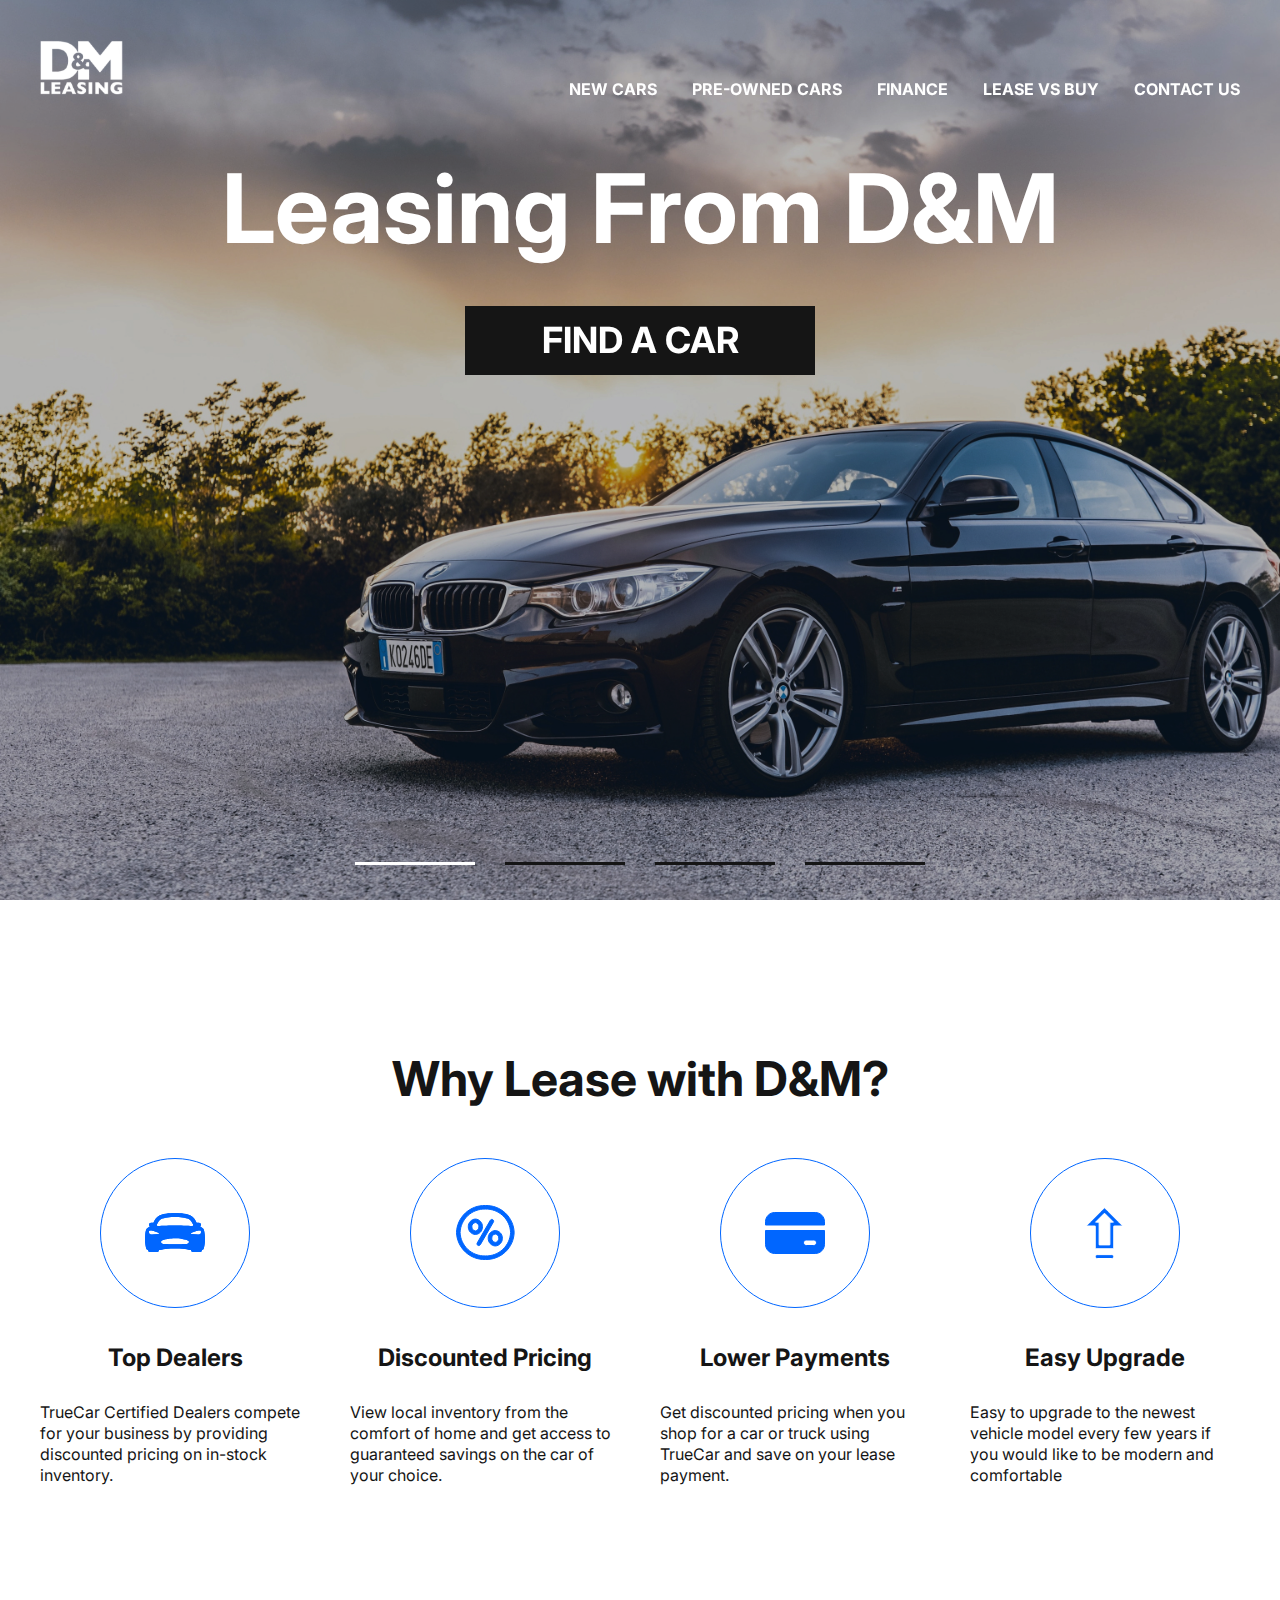
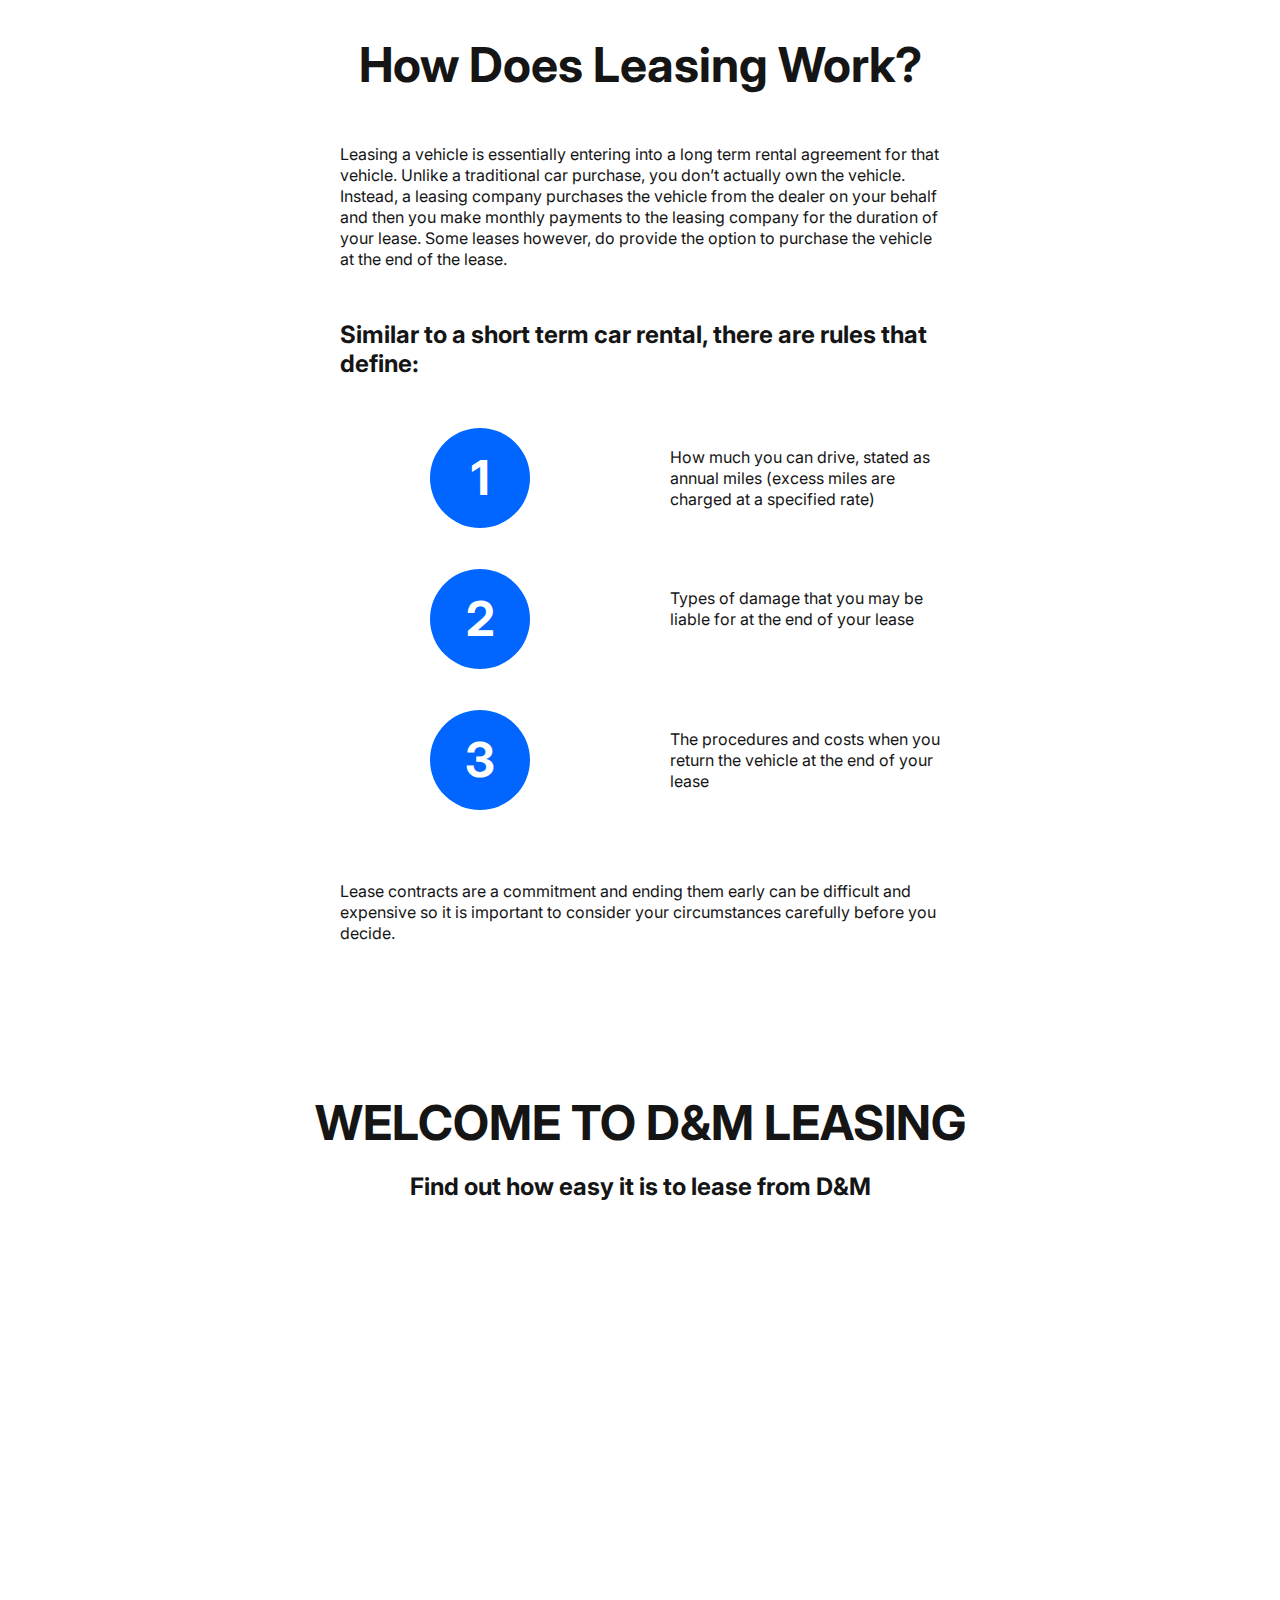
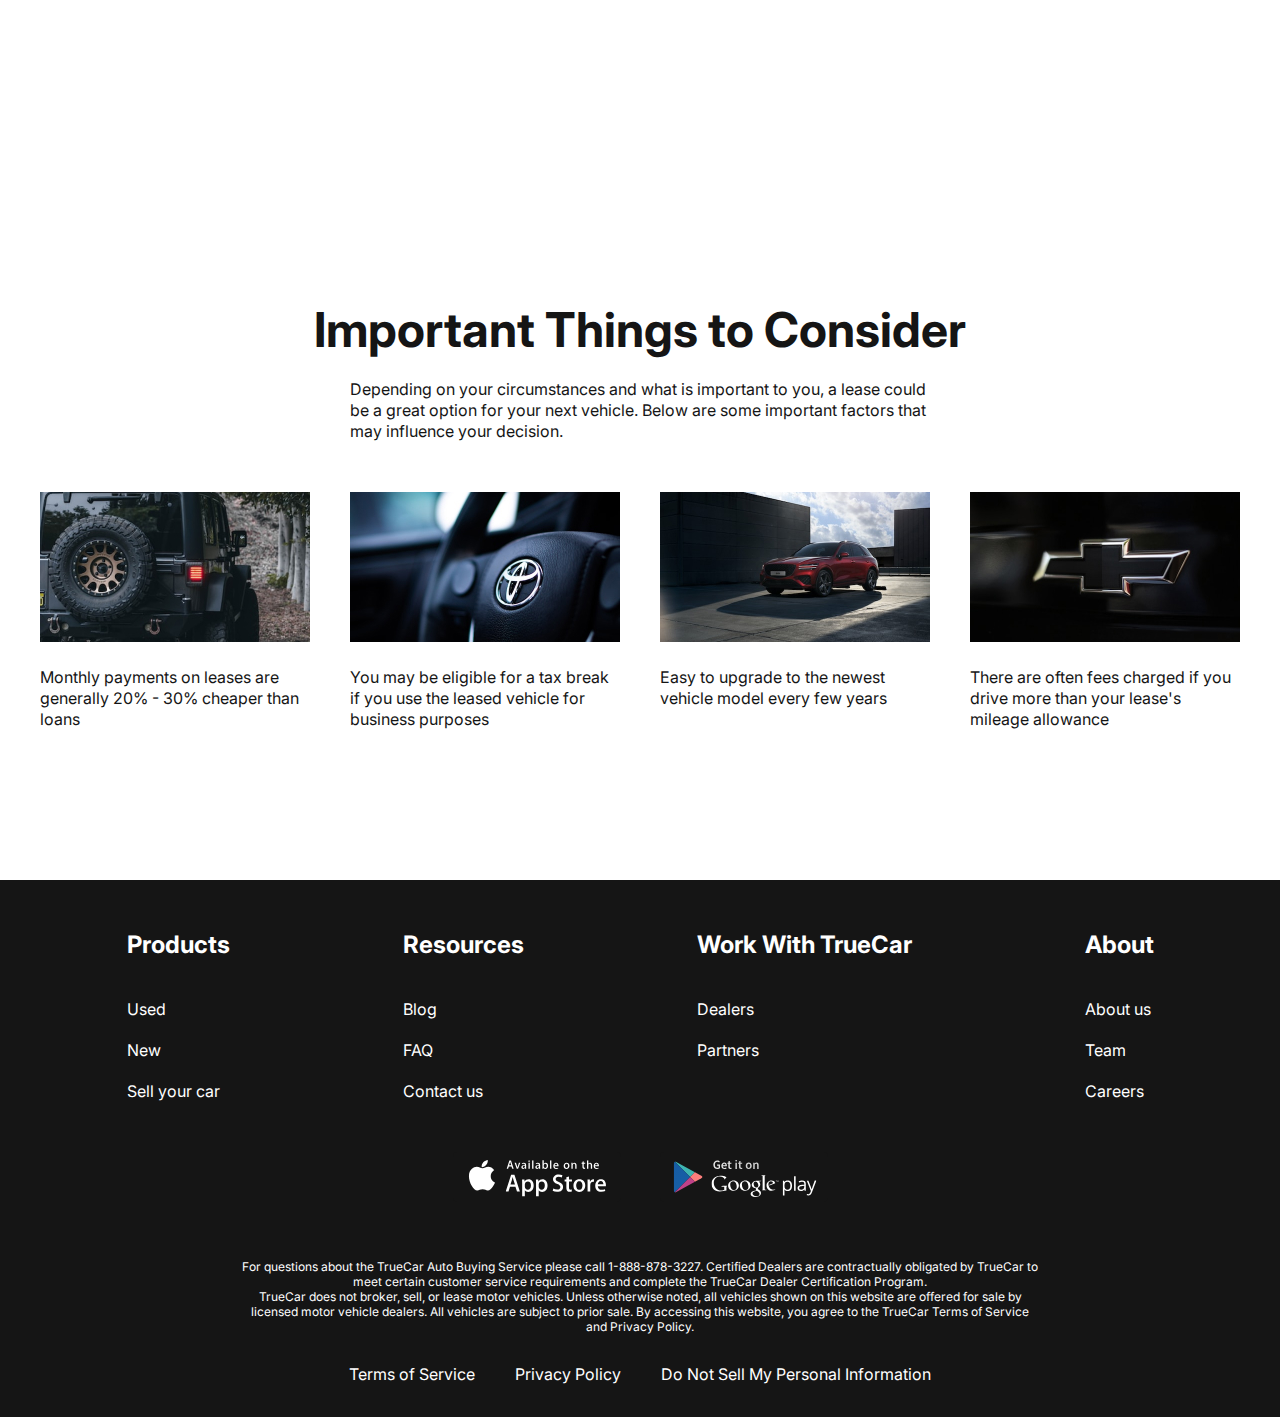
<file: index.html>
<!DOCTYPE html>
<html lang="en">

<head>
    <meta charset="UTF-8">
    <meta http-equiv="X-UA-Compatible" content="IE=edge">
    <meta name="viewport" content="width=device-width, initial-scale=1.0">
    <title>Lease-car</title>
    <link rel="stylesheet" href="https://cdn.jsdelivr.net/npm/swiper@9/swiper-bundle.min.css" />
    <link rel="stylesheet" href="./css/style.css">
</head>

<body>
    <div class="wrapper">
        <header class="header header-main">
            <div class="container">
                <div class="header__inner">
                    <a class="logo" href="index.html">
                        <img class="logo__img" src="./images/svg/logo.svg" alt="logo">
                    </a>
                    <nav class="menu">
                        <button class="menu__btn">
                            <span></span>
                            <span></span>
                            <span></span>
                        </button>
                        <ul class="menu__list">
                            <li class="menu__list-item">
                                <a class="menu__list-link" href="new-cars.html">NEW CARS</a>
                            </li>
                            <li class="menu__list-item">
                                <a class="menu__list-link" href="#">PRE-OWNED CARS</a>
                            </li>
                            <li class="menu__list-item">
                                <a class="menu__list-link" href="#">FINANCE</a>
                            </li>
                            <li class="menu__list-item">
                                <a class="menu__list-link" href="#">LEASE VS BUY</a>
                            </li>
                            <li class="menu__list-item">
                                <a class="menu__list-link" href="contact.html">CONTACT US</a>
                            </li>
                        </ul>
                    </nav>
                </div>
            </div>
        </header>
        <main class="main">
            <section class="top">
                <div class="container">
                    <h1 class="title">Leasing From D&M</h1>
                    <a href="new-cars.html" class="top__link">FIND A CAR</a>
                </div>
            </section>
            <div class="slider">
                <div class="swiper">
                    <div class="swiper-wrapper">
                        <div class="swiper-slide" style="background-image: url(./images/jpg/slide-1.jpg);"></div>
                        <div class="swiper-slide" style="background-image: url(./images/jpg/slide-1.jpg);"></div>
                        <div class="swiper-slide" style="background-image: url(./images/jpg/slide-1.jpg);"></div>
                        <div class="swiper-slide" style="background-image: url(./images/jpg/slide-1.jpg);"></div>
                    </div>
                    <div class="swiper-pagination"></div>
                </div>
            </div>
            <section class="why-lease">
                <div class="container">
                    <h2 class="section-title">
                        Why Lease with D&M?
                    </h2>
                    <ul class="why-lease__list">
                        <li class="why-lease__item">
                            <img src="./images/svg/car.svg" alt="lease" class="why-lease__item-img">
                            <h3 class="why-lease__item-title">
                                Top Dealers
                            </h3>
                            <p class="why-lease__item-text">
                                TrueCar Certified Dealers compete for your business
                                by providing discounted pricing on in-stock inventory.
                            </p>
                        </li>
                        <li class="why-lease__item">
                            <img src="./images/svg/procent.svg" alt="lease" class="why-lease__item-img">
                            <h3 class="why-lease__item-title">
                                Discounted Pricing
                            </h3>
                            <p class="why-lease__item-text">
                                View local inventory from the comfort of home and get access to
                                guaranteed savings on the car of your choice.
                            </p>
                        </li>
                        <li class="why-lease__item">
                            <img src="./images/svg/money.svg" alt="lease" class="why-lease__item-img">
                            <h3 class="why-lease__item-title">
                                Lower Payments
                            </h3>
                            <p class="why-lease__item-text">
                                Get discounted pricing when you shop for a car
                                or truck using TrueCar and save on your lease payment.
                            </p>
                        </li>
                        <li class="why-lease__item">
                            <img src="./images/svg/down.svg" alt="lease" class="why-lease__item-img">
                            <h3 class="why-lease__item-title">
                                Easy Upgrade
                            </h3>
                            <p class="why-lease__item-text">
                                Easy to upgrade to the newest vehicle model every few
                                years if you would like to be modern and comfortable
                            </p>
                        </li>
                    </ul>
                </div>
            </section>
            <section class="how-does">
                <div class="container">
                    <div class="how-does__inner">
                        <h2 class="section-title">
                            How Does Leasing Work?
                        </h2>
                        <p class="how-does__text">
                            Leasing a vehicle is essentially entering into a long term rental agreement for that vehicle.
                             Unlike a traditional car purchase, you don’t actually own the vehicle. 
                             Instead, a leasing company purchases the vehicle from the dealer on your behalf and then you make monthly 
                             payments to the leasing company for the duration of your lease. Some leases however, do provide the option
                            to purchase the vehicle at the end of the lease.
                        </p>
                        <h4 class="how__does-title">
                            Similar to a short term car rental, there are rules that define:
                        </h4>
                        <ol class="how__does-list">
                            <li class="how__does-item">
                                How much you can drive, stated as annual miles (excess miles are charged at a specified rate)

                            </li>
                            <li class="how__does-item">
                                Types of damage that you may be liable for at the end of your lease

                            </li>
                            <li class="how__does-item">
                                The procedures and costs when you return the vehicle at the end of your lease

                            </li>
                        </ol>
                        <p class="how-does__text">
                            Lease contracts are a commitment and ending them early can be difficult and expensive so it is important
                            to consider your circumstances carefully before you decide.
                        </p>
                    </div>
                </div>
            </section>
            <section class="video">
                <div class="container">
                    <h2 class="section-title video__title">
                        WELCOME TO D&M LEASING
                    </h2>
                    <p class="video__text">
                        Find out how easy it is to lease from D&M
                    </p>
                    <iframe class="video__content" width="1000" height="500"
                     src="https://www.youtube.com/embed/1RBpS2SXwi4?controls=0" 
                     title="YouTube video player" frameborder="0"
                      allow="accelerometer; autoplay; clipboard-write; encrypted-media; gyroscope; picture-in-picture; web-share"
                    allowfullscreen>
                </iframe>
                </div>
            </section>
            <section class="important">
                <div class="container">
                    <h2 class="section-title important__title">
                        Important Things to Consider
                    </h2>
                    <p class="important__text">
                        Depending on your circumstances and what is important to you, a lease could be a great option for your next
                        vehicle. Below are some important factors that may influence your decision.
                    </p>
                    <ul class="important__list">
                        <li class="important-item">
                            <img src="./images/jpg/img-1.jpg" alt="img" class="important__item-img">
                            <p class="important__item-text">
                                Monthly payments on leases are generally 20% - 30% cheaper than loans
                            </p>
                        </li>
                        <li class="important-item">
                            <img src="./images/jpg/img-2.jpg" alt="img" class="important__item-img">
                            <p class="important__item-text">
                                You may be eligible for a tax break if you use the leased vehicle for business purposes
                            </p>
                        </li>
                        <li class="important-item">
                            <img src="./images/jpg/img-3.jpg" alt="img" class="important__item-img">
                            <p class="important__item-text">
                                Easy to upgrade to the newest vehicle model every few years
                            </p>
                        </li>
                        <li class="important-item">
                            <img src="./images/jpg/img-4.jpg" alt="img" class="important__item-img">
                            <p class="important__item-text">
                                There are often fees charged if you drive more than your lease's mileage allowance
                            </p>
                        </li>
                    </ul>
                </div>
            </section>
        </main>
        <footer class="footer">
            <div class="container">
                <nav class="footer__menu">
                    <ul class="footer__menu-list">
                        <li class="footer__menu-item">
                            <p class="footer__menu-title">Products</p>
                        </li>
                        <li class="footer__menu-item">
                            <a href="#" class="footer__menu-link">Used</a>
                        </li>
                        <li class="footer__menu-item">
                            <a href="#" class="footer__menu-link">New</a>
                        </li>
                        <li class="footer__menu-item">
                            <a href="#" class="footer__menu-link">Sell your car</a>
                        </li>
                    </ul>
                    <ul class="footer__menu-list">
                        <li class="footer__menu-item">
                            <p class="footer__menu-title">Resources</p>
                        </li>
                        <li class="footer__menu-item">
                            <a href="#" class="footer__menu-link">Blog</a>
                        </li>
                        <li class="footer__menu-item">
                            <a href="#" class="footer__menu-link">FAQ</a>
                        </li>
                        <li class="footer__menu-item">
                            <a href="#" class="footer__menu-link">Contact us</a>
                        </li>
                    </ul>
                    <ul class="footer__menu-list">
                        <li class="footer__menu-item">
                            <p class="footer__menu-title">Work With TrueCar</p>
                        </li>
                        <li class="footer__menu-item">
                            <a href="#" class="footer__menu-link">Dealers</a>
                        </li>
                        <li class="footer__menu-item">
                            <a href="#" class="footer__menu-link">Partners</a>
                        </li>
                    </ul>
                    <ul class="footer__menu-list">
                        <li class="footer__menu-item">
                            <p class="footer__menu-title">About</p>
                        </li>
                        <li class="footer__menu-item">
                            <a href="#" class="footer__menu-link">About us</a>
                        </li>
                        <li class="footer__menu-item">
                            <a href="#" class="footer__menu-link">Team</a>
                        </li>
                        <li class="footer__menu-item">
                            <a href="#" class="footer__menu-link">Careers</a>
                        </li>
                    </ul>
                </nav>
                <ul class="app">
                    <li class="app__item">
                        <a href="#" class="app__item-link">
                            <img class="app__item-img" src="./images/svg/app-store.svg" alt="appstore">
                        </a>
                    </li>
                    <li class="app__item">
                        <a href="#" class="app__item-link">
                            <img class="app__item-img" src="./images/svg/google-play.svg" alt="googleplay">
                        </a>
                    </li>
                </ul>
                <div class="footer__copy">
                    <p class="footer__copy-text">
                        For questions about the TrueCar Auto Buying Service please call 1-888-878-3227.
                        Certified Dealers are contractually obligated by TrueCar to meet certain customer
                        service requirements and complete the TrueCar Dealer Certification Program.
                    </p>
                    <p class="footer__copy-text">
                        TrueCar does not broker, sell, or lease motor vehicles. Unless otherwise noted,
                        all vehicles shown on this website are offered for sale by licensed motor vehicle
                        dealers. All vehicles are subject to prior sale. By accessing this website, you
                        agree to the TrueCar Terms of Service and Privacy Policy.
                    </p>
                </div>
                <nav class="copy__nav">
                    <ul class="copy__nav-list">
                        <li class="copy__nav-item">
                            <a href="#" class="copy__nav-link">Terms of Service</a>
                        </li>
                        <li class="copy__nav-item">
                            <a href="#" class="copy__nav-link">Privacy Policy</a>
                        </li>
                        <li class="copy__nav-item">
                            <a href="#" class="copy__nav-link">Do Not Sell My Personal Information</a>
                        </li>
                    </ul>
                </nav>
            </div>
        </footer>
    </div>
    <script src="https://cdn.jsdelivr.net/npm/swiper@9/swiper-bundle.min.js"></script>
    <script src="./js/main.js"></script>
</body>

</html>
</file>
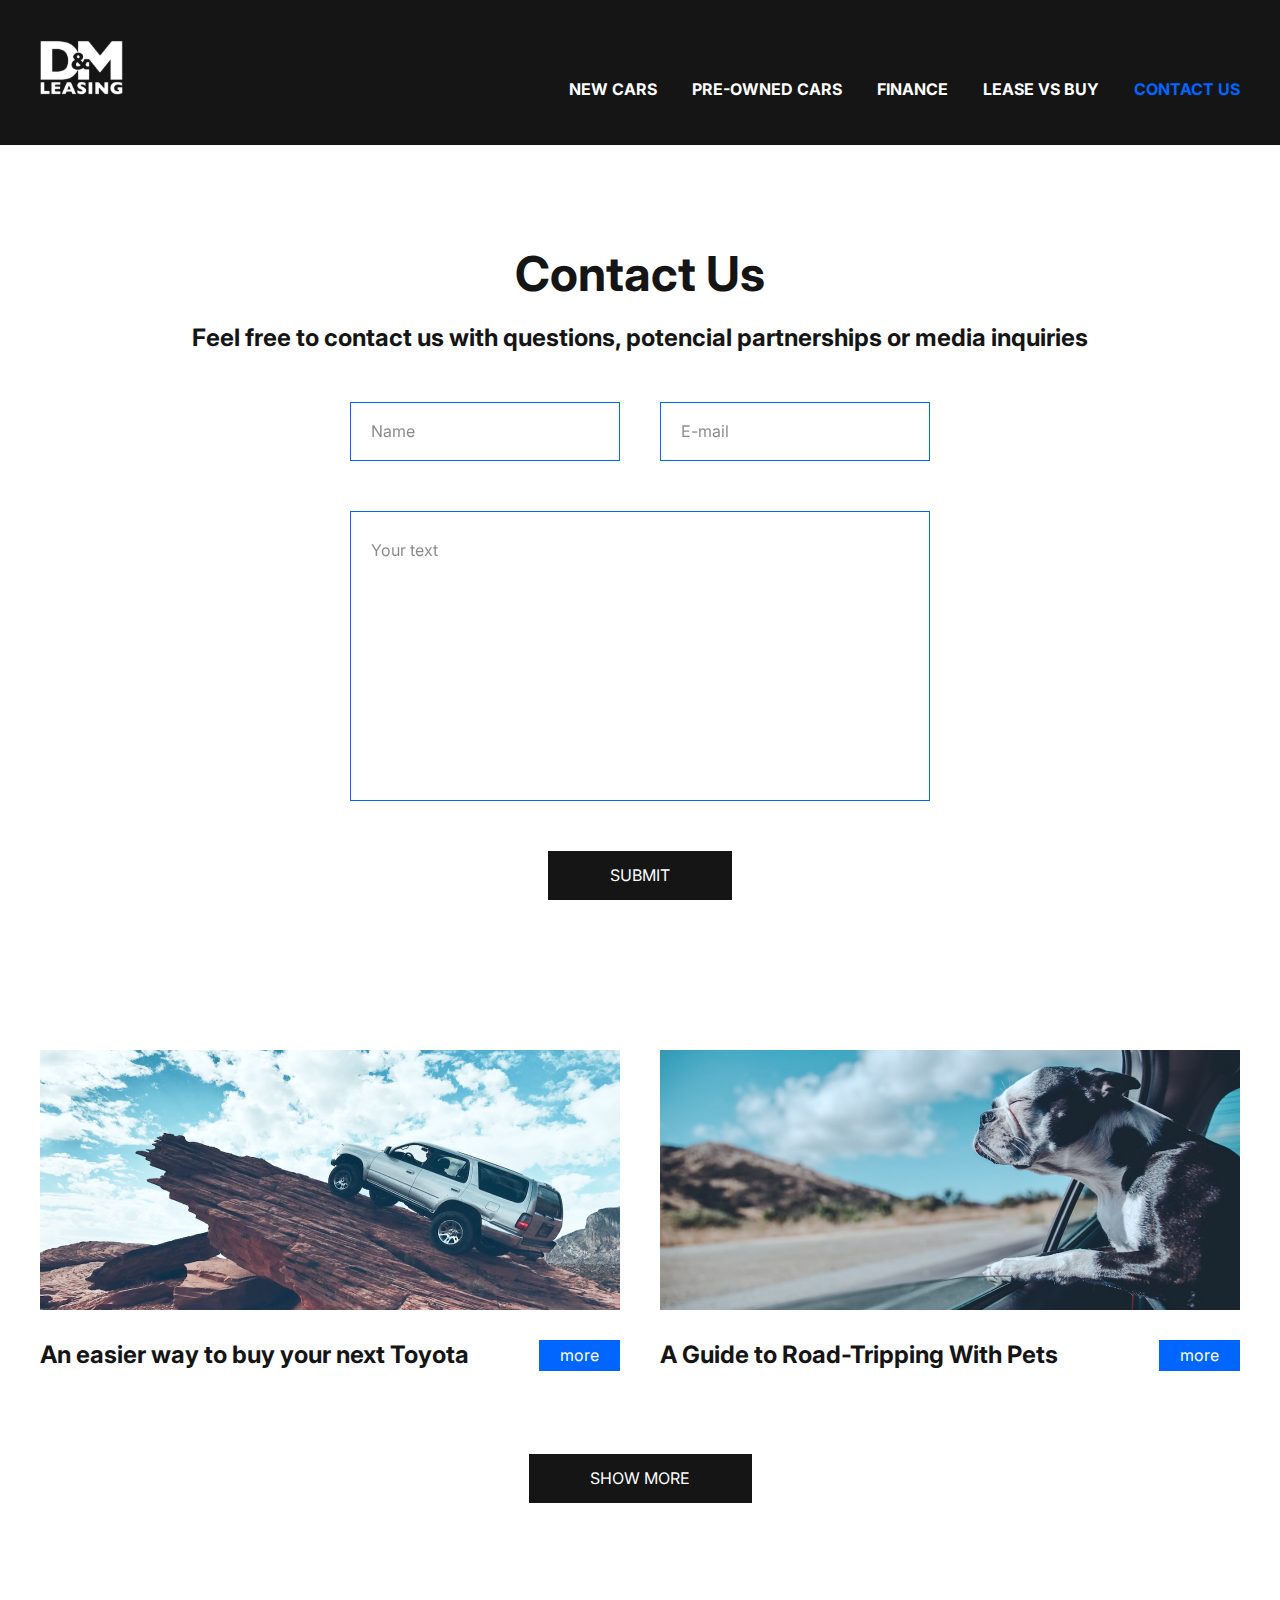
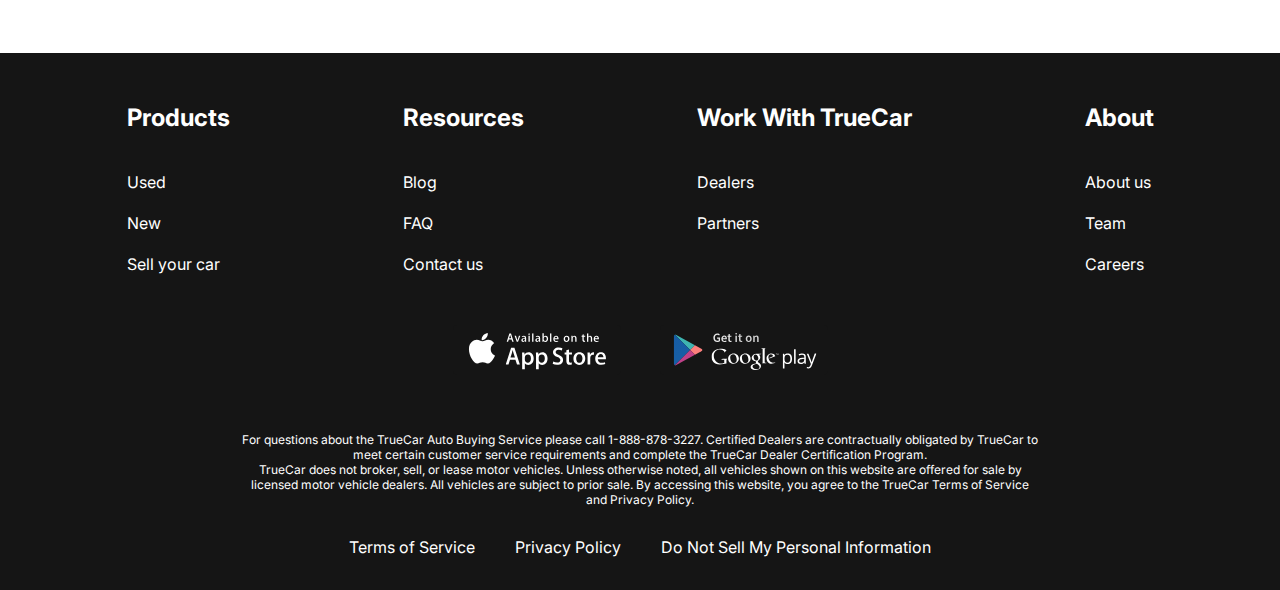
<file: contact.html>
<!DOCTYPE html>
<html lang="en">
<head>
    <meta charset="UTF-8">
    <meta http-equiv="X-UA-Compatible" content="IE=edge">
    <meta name="viewport" content="width=device-width, initial-scale=1.0">
    <title>Lease-car</title>
    <link rel="stylesheet" href="./css/style.css">
</head>
<body>
    <div class="wrapper">
        <header class="header">
            <div class="container">
                <div class="header__inner">
                    <a class="logo" href="index.html">
                        <img class="logo__img" src="./images/svg/logo.svg" alt="logo">
                    </a>
                    <nav class="menu">
                        <ul class="menu__list">
                            <li class="menu__list-item">
                                <a class="menu__list-link" href="new-cars.html">NEW CARS</a>
                            </li>
                            <li class="menu__list-item">
                                <a class="menu__list-link" href="#">PRE-OWNED CARS</a>
                            </li>
                            <li class="menu__list-item">
                                <a class="menu__list-link" href="#">FINANCE</a>
                            </li>
                            <li class="menu__list-item">
                                <a class="menu__list-link" href="#">LEASE VS BUY</a>
                            </li>
                            <li class="menu__list-item">
                                <a class="menu__list-link menu__list-link--active" href="#">CONTACT US</a>
                            </li>
                        </ul>
                    </nav>
                </div>
            </div>
        </header>
        <main class="main">
            <section class="contacts">
                <div class="container">
                    <h2 class="section-title contacts-title">Contact Us</h2>
                    <p class="contacts__text">
                        Feel free to contact us with questions, potencial partnerships or media inquiries
                    </p>
                    <form action="#" class="form">
                        <input type="text" class="form__input" placeholder="Name">
                        <input type="email" class="form__input" placeholder="E-mail">
                        <textarea class="form__textarea" placeholder="Your text"></textarea>
                        <button class="form__btn" type="submit">SUBMIT</button>
                    </form>
                </div>
            </section>
            <section class="blog">
                <div class="container">
                    <div class="blog__items">
                        <div class="blog__item">
                            <img src="./images/jpg/img-5.jpg" alt="img" class="blog__item-img">
                            <h4 class="blog__item-title">An easier way to buy your next Toyota</h4>
                            <a href="#" class="blog__item-link">more</a>
                        </div>
                        <div class="blog__item">
                            <img src="./images/jpg/img-6.jpg" alt="img" class="blog__item-img">
                            <h4 class="blog__item-title">A Guide to Road-Tripping With Pets</h4>
                            <a href="#" class="blog__item-link">more</a>
                        </div>
                    </div>
                    <a href="#" class="showmore__link">SHOW MORE</a>
                </div>
            </section>

        </main>
        <footer class="footer">
            <div class="container">
                <nav class="footer__menu">
                    <ul class="footer__menu-list">
                        <li class="footer__menu-item">
                            <p class="footer__menu-title">Products</p>
                        </li>
                        <li class="footer__menu-item">
                            <a href="#" class="footer__menu-link">Used</a>
                        </li>
                        <li class="footer__menu-item">
                            <a href="#" class="footer__menu-link">New</a>
                        </li>
                        <li class="footer__menu-item">
                            <a href="#" class="footer__menu-link">Sell your car</a>
                        </li>
                    </ul>
                    <ul class="footer__menu-list">
                        <li class="footer__menu-item">
                            <p class="footer__menu-title">Resources</p>
                        </li>
                        <li class="footer__menu-item">
                            <a href="#" class="footer__menu-link">Blog</a>
                        </li>
                        <li class="footer__menu-item">
                            <a href="#" class="footer__menu-link">FAQ</a>
                        </li>
                        <li class="footer__menu-item">
                            <a href="#" class="footer__menu-link">Contact us</a>
                        </li>
                    </ul>
                    <ul class="footer__menu-list">
                        <li class="footer__menu-item">
                            <p class="footer__menu-title">Work With TrueCar</p>
                        </li>
                        <li class="footer__menu-item">
                            <a href="#" class="footer__menu-link">Dealers</a>
                        </li>
                        <li class="footer__menu-item">
                            <a href="#" class="footer__menu-link">Partners</a>
                        </li>
                    </ul>
                    <ul class="footer__menu-list">
                        <li class="footer__menu-item">
                            <p class="footer__menu-title">About</p>
                        </li>
                        <li class="footer__menu-item">
                            <a href="#" class="footer__menu-link">About us</a>
                        </li>
                        <li class="footer__menu-item">
                            <a href="#" class="footer__menu-link">Team</a>
                        </li>
                        <li class="footer__menu-item">
                            <a href="#" class="footer__menu-link">Careers</a>
                        </li>
                    </ul>
                </nav>
                <ul class="app">
                    <li class="app__item">
                        <a href="#" class="app__item-link">
                            <img class="app__item-img" src="./images/svg/app-store.svg" alt="appstore">
                        </a>
                    </li>
                    <li class="app__item">
                        <a href="#" class="app__item-link">
                            <img class="app__item-img" src="./images/svg/google-play.svg" alt="googleplay">
                        </a>
                    </li>
                </ul>
                <div class="footer__copy">
                    <p class="footer__copy-text">
                        For questions about the TrueCar Auto Buying Service please call 1-888-878-3227.
                        Certified Dealers are contractually obligated by TrueCar to meet certain customer
                        service requirements and complete the TrueCar Dealer Certification Program.
                    </p>
                    <p class="footer__copy-text">
                        TrueCar does not broker, sell, or lease motor vehicles. Unless otherwise noted,
                        all vehicles shown on this website are offered for sale by licensed motor vehicle
                        dealers. All vehicles are subject to prior sale. By accessing this website, you
                        agree to the TrueCar Terms of Service and Privacy Policy.
                    </p>
                </div>
                <nav class="copy__nav">
                    <ul class="copy__nav-list">
                        <li class="copy__nav-item">
                            <a href="#" class="copy__nav-link">Terms of Service</a>
                        </li>
                        <li class="copy__nav-item">
                            <a href="#" class="copy__nav-link">Privacy Policy</a>
                        </li>
                        <li class="copy__nav-item">
                            <a href="#" class="copy__nav-link">Do Not Sell My Personal Information</a>
                        </li>
                    </ul>
                </nav>
            </div>
        </footer>
    </div>
</body>
</html>
</file>
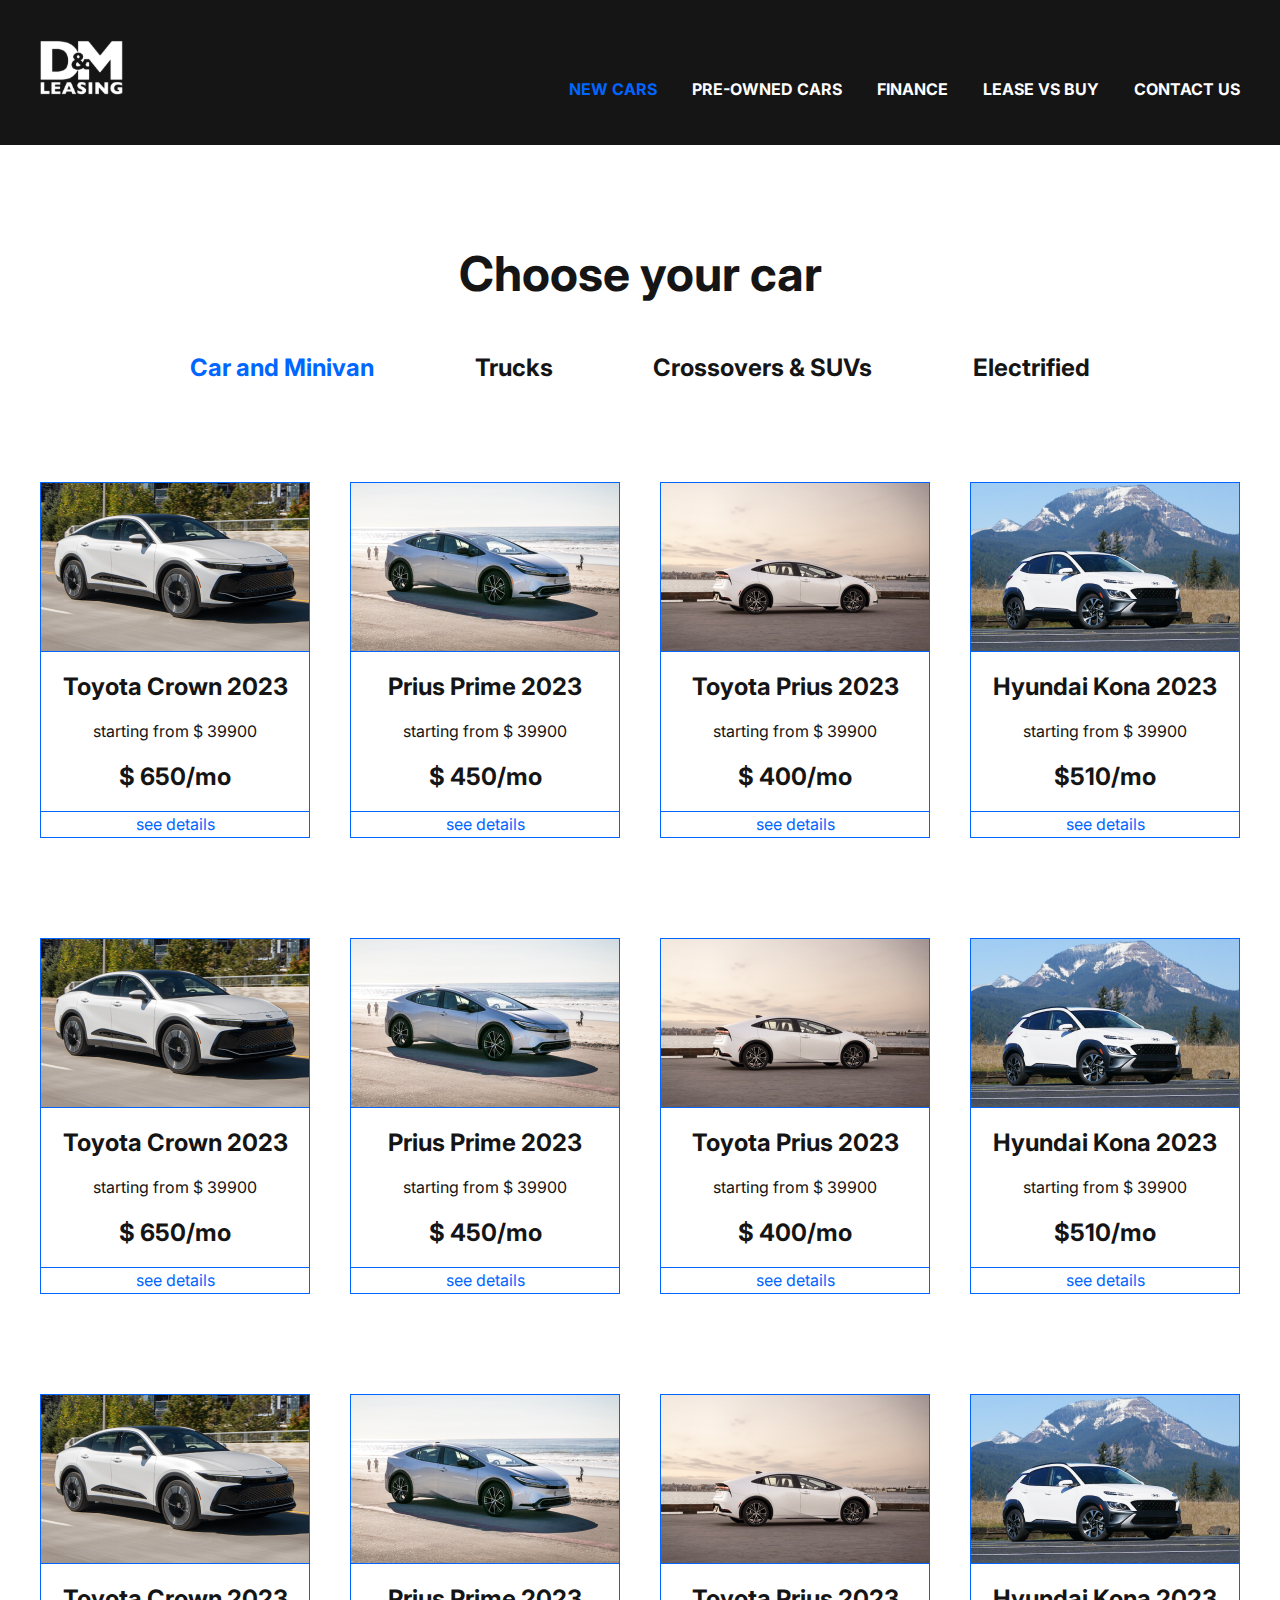
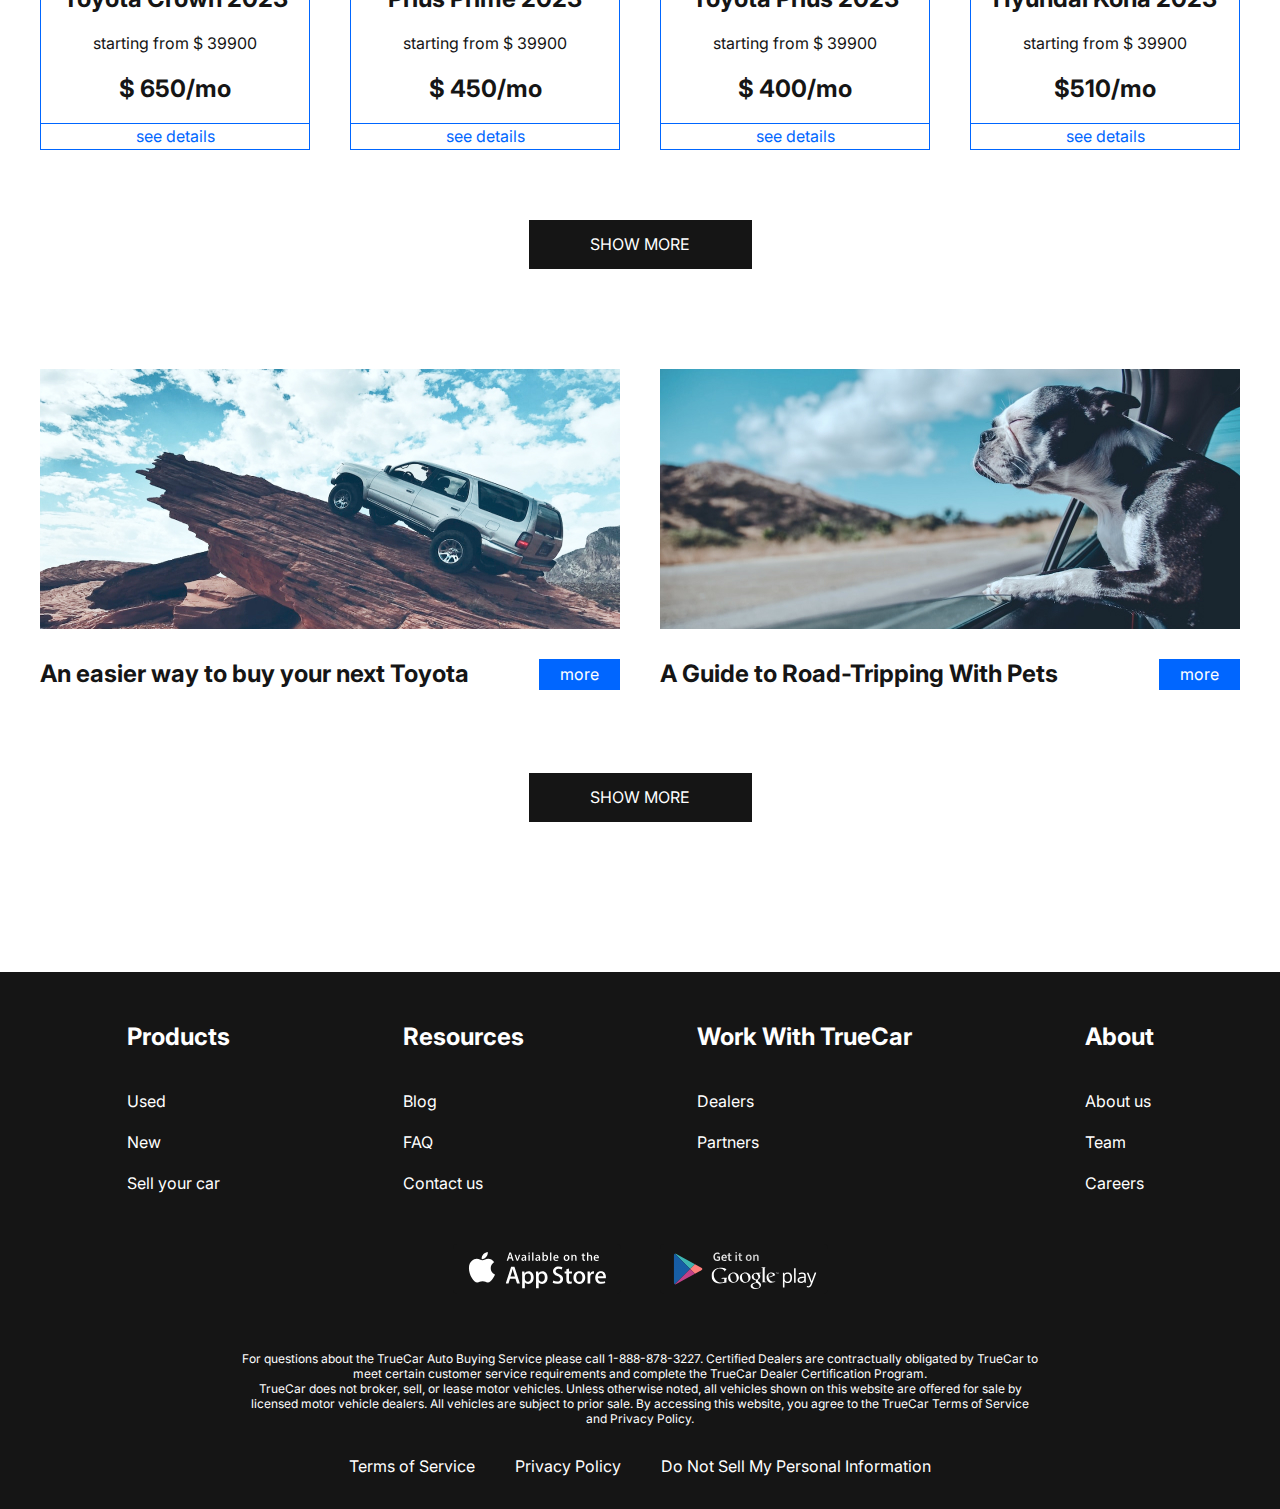
<file: new-cars.html>
<!DOCTYPE html>
<html lang="en">
<head>
    <meta charset="UTF-8">
    <meta http-equiv="X-UA-Compatible" content="IE=edge">
    <meta name="viewport" content="width=device-width, initial-scale=1.0">
    <title>Lease-car</title>
    <link rel="stylesheet" href="./css/style.css">
</head>
<body>
    <div class="wrapper">
        <header class="header">
            <div class="container">
                <div class="header__inner">
                    <a class="logo" href="index.html">
                        <img class="logo__img" src="./images/svg/logo.svg" alt="logo">
                    </a>
                    <nav class="menu">
                        <ul class="menu__list">
                            <li class="menu__list-item">
                                <a class="menu__list-link menu__list-link--active" href="#">NEW CARS</a>
                            </li>
                            <li class="menu__list-item">
                                <a class="menu__list-link" href="#">PRE-OWNED CARS</a>
                            </li>
                            <li class="menu__list-item">
                                <a class="menu__list-link" href="#">FINANCE</a>
                            </li>
                            <li class="menu__list-item">
                                <a class="menu__list-link" href="#">LEASE VS BUY</a>
                            </li>
                            <li class="menu__list-item">
                                <a class="menu__list-link" href="contact.html">CONTACT US</a>
                            </li>
                        </ul>
                    </nav>
                </div>
            </div>
        </header>
        <main class="main">
            <section class="choose">
                <div class="container">
                    <h2 class="section-title">Choose your car</h2>
                    <div class="tabs">
                        <div class="tabs__btn">
                            <button class="tabs__btn-item tabs__btn-item--active" data-button="content-1">Car and Minivan</button>
                            <button class="tabs__btn-item" data-button="content-2">Trucks</button>
                            <button class="tabs__btn-item" data-button="content-3">Crossovers & SUVs</button>
                            <button class="tabs__btn-item" data-button="content-4">Electrified</button>
                        </div>
                        <div class="tabs__content">
                            <div class="tabs__content-item tabs__content-item--active" id="content-1">
                                <div class="card">
                                    <img src="./images/jpg/card-1.jpg" alt="img" class="card__img">
                                    <div class="card__content">
                                    <h4 class="card__title">Toyota Crown 2023</h4>
                                    <p class="card__text">starting from $ 39900</p>
                                    <p class="card__price">$ 650/mo</p>
                                </div>
                                    <a href="#" class="card__link">see details</a>
                                </div>
                                <div class="card">
                                    <img src="./images/jpg/card-2.jpg" alt="img" class="card__img">
                                    <div class="card__content">
                                    <h4 class="card__title">Prius Prime 2023</h4>
                                    <p class="card__text">starting from $ 39900</p>
                                    <p class="card__price"> $ 450/mo</p>
                                </div>
                                    <a href="#" class="card__link">see details</a>
                                </div>
                                <div class="card">
                                    <img src="./images/jpg/card-3.jpg" alt="img" class="card__img">
                                    <div class="card__content">
                                    <h4 class="card__title">Toyota Prius 2023</h4>
                                    <p class="card__text">starting from $ 39900</p>
                                    <p class="card__price"> $ 400/mo</p>
                                </div>
                                    <a href="#" class="card__link">see details</a>
                                </div>
                                <div class="card">
                                    <img src="./images/jpg/card-4.jpg" alt="img" class="card__img">
                                    <div class="card__content">
                                    <h4 class="card__title">Hyundai Kona 2023</h4>
                                    <p class="card__text">starting from $ 39900</p>
                                    <p class="card__price">$510/mo</p>
                                </div>
                                    <a href="#" class="card__link">see details</a>
                                </div>
                                <div class="card">
                                    <img src="./images/jpg/card-1.jpg" alt="img" class="card__img">
                                    <div class="card__content">
                                    <h4 class="card__title">Toyota Crown 2023</h4>
                                    <p class="card__text">starting from $ 39900</p>
                                    <p class="card__price">$ 650/mo</p>
                                </div>
                                    <a href="#" class="card__link">see details</a>
                                </div>
                                <div class="card">
                                    <img src="./images/jpg/card-2.jpg" alt="img" class="card__img">
                                    <div class="card__content">
                                    <h4 class="card__title">Prius Prime 2023</h4>
                                    <p class="card__text">starting from $ 39900</p>
                                    <p class="card__price"> $ 450/mo</p>
                                </div>
                                    <a href="#" class="card__link">see details</a>
                                </div>
                                <div class="card">
                                    <img src="./images/jpg/card-3.jpg" alt="img" class="card__img">
                                    <div class="card__content">
                                    <h4 class="card__title">Toyota Prius 2023</h4>
                                    <p class="card__text">starting from $ 39900</p>
                                    <p class="card__price"> $ 400/mo</p>
                                </div>
                                    <a href="#" class="card__link">see details</a>
                                </div>
                                <div class="card">
                                    <img src="./images/jpg/card-4.jpg" alt="img" class="card__img">
                                    <div class="card__content">
                                    <h4 class="card__title">Hyundai Kona 2023</h4>
                                    <p class="card__text">starting from $ 39900</p>
                                    <p class="card__price">$510/mo</p>
                                </div>
                                    <a href="#" class="card__link">see details</a>
                                </div>
                                <div class="card">
                                    <img src="./images/jpg/card-1.jpg" alt="img" class="card__img">
                                    <div class="card__content">
                                    <h4 class="card__title">Toyota Crown 2023</h4>
                                    <p class="card__text">starting from $ 39900</p>
                                    <p class="card__price">$ 650/mo</p>
                                </div>
                                    <a href="#" class="card__link">see details</a>
                                </div>
                                <div class="card">
                                    <img src="./images/jpg/card-2.jpg" alt="img" class="card__img">
                                    <div class="card__content">
                                    <h4 class="card__title">Prius Prime 2023</h4>
                                    <p class="card__text">starting from $ 39900</p>
                                    <p class="card__price"> $ 450/mo</p>
                                </div>
                                    <a href="#" class="card__link">see details</a>
                                </div>
                                <div class="card">
                                    <img src="./images/jpg/card-3.jpg" alt="img" class="card__img">
                                    <div class="card__content">
                                    <h4 class="card__title">Toyota Prius 2023</h4>
                                    <p class="card__text">starting from $ 39900</p>
                                    <p class="card__price"> $ 400/mo</p>
                                </div>
                                    <a href="#" class="card__link">see details</a>
                                </div>
                                <div class="card">
                                    <img src="./images/jpg/card-4.jpg" alt="img" class="card__img">
                                    <div class="card__content">
                                    <h4 class="card__title">Hyundai Kona 2023</h4>
                                    <p class="card__text">starting from $ 39900</p>
                                    <p class="card__price">$510/mo</p>
                                </div>
                                    <a href="#" class="card__link">see details</a>
                                </div>
                                
                            </div>
                            <div class="tabs__content-item" id="content-2">
                                <div class="card">
                                    <img src="./images/jpg/card-1.jpg" alt="img" class="card__img">
                                    <div class="card__content">
                                    <h4 class="card__title">Toyota Crown 2023</h4>
                                    <p class="card__text">starting from $ 39900</p>
                                    <p class="card__price">$ 650/mo</p>
                                </div>
                                    <a href="#" class="card__link">see details</a>
                                </div>
                                <div class="card">
                                    <img src="./images/jpg/card-2.jpg" alt="img" class="card__img">
                                    <div class="card__content">
                                    <h4 class="card__title">Prius Prime 2023</h4>
                                    <p class="card__text">starting from $ 39900</p>
                                    <p class="card__price"> $ 450/mo</p>
                                </div>
                                    <a href="#" class="card__link">see details</a>
                                </div>
                                <div class="card">
                                    <img src="./images/jpg/card-3.jpg" alt="img" class="card__img">
                                    <div class="card__content">
                                    <h4 class="card__title">Toyota Prius 2023</h4>
                                    <p class="card__text">starting from $ 39900</p>
                                    <p class="card__price"> $ 400/mo</p>
                                </div>
                                    <a href="#" class="card__link">see details</a>
                                </div>
                                <div class="card">
                                    <img src="./images/jpg/card-4.jpg" alt="img" class="card__img">
                                    <div class="card__content">
                                    <h4 class="card__title">Hyundai Kona 2023</h4>
                                    <p class="card__text">starting from $ 39900</p>
                                    <p class="card__price">$510/mo</p>
                                </div>
                                    <a href="#" class="card__link">see details</a>
                                </div>
                                <div class="card">
                                    <img src="./images/jpg/card-1.jpg" alt="img" class="card__img">
                                    <div class="card__content">
                                    <h4 class="card__title">Toyota Crown 2023</h4>
                                    <p class="card__text">starting from $ 39900</p>
                                    <p class="card__price">$ 650/mo</p>
                                </div>
                                    <a href="#" class="card__link">see details</a>
                                </div>
                                <div class="card">
                                    <img src="./images/jpg/card-2.jpg" alt="img" class="card__img">
                                    <div class="card__content">
                                    <h4 class="card__title">Prius Prime 2023</h4>
                                    <p class="card__text">starting from $ 39900</p>
                                    <p class="card__price"> $ 450/mo</p>
                                </div>
                                    <a href="#" class="card__link">see details</a>
                                </div>
                                <div class="card">
                                    <img src="./images/jpg/card-3.jpg" alt="img" class="card__img">
                                    <div class="card__content">
                                    <h4 class="card__title">Toyota Prius 2023</h4>
                                    <p class="card__text">starting from $ 39900</p>
                                    <p class="card__price"> $ 400/mo</p>
                                </div>
                                    <a href="#" class="card__link">see details</a>
                                </div>
                                <div class="card">
                                    <img src="./images/jpg/card-4.jpg" alt="img" class="card__img">
                                    <div class="card__content">
                                    <h4 class="card__title">Hyundai Kona 2023</h4>
                                    <p class="card__text">starting from $ 39900</p>
                                    <p class="card__price">$510/mo</p>
                                </div>
                                    <a href="#" class="card__link">see details</a>
                                </div>
                                <div class="card">
                                    <img src="./images/jpg/card-1.jpg" alt="img" class="card__img">
                                    <div class="card__content">
                                    <h4 class="card__title">Toyota Crown 2023</h4>
                                    <p class="card__text">starting from $ 39900</p>
                                    <p class="card__price">$ 650/mo</p>
                                </div>
                                    <a href="#" class="card__link">see details</a>
                                </div>
                                <div class="card">
                                    <img src="./images/jpg/card-2.jpg" alt="img" class="card__img">
                                    <div class="card__content">
                                    <h4 class="card__title">Prius Prime 2023</h4>
                                    <p class="card__text">starting from $ 39900</p>
                                    <p class="card__price"> $ 450/mo</p>
                                </div>
                                    <a href="#" class="card__link">see details</a>
                                </div>
                                <div class="card">
                                    <img src="./images/jpg/card-3.jpg" alt="img" class="card__img">
                                    <div class="card__content">
                                    <h4 class="card__title">Toyota Prius 2023</h4>
                                    <p class="card__text">starting from $ 39900</p>
                                    <p class="card__price"> $ 400/mo</p>
                                </div>
                                    <a href="#" class="card__link">see details</a>
                                </div>
                                <div class="card">
                                    <img src="./images/jpg/card-4.jpg" alt="img" class="card__img">
                                    <div class="card__content">
                                    <h4 class="card__title">Hyundai Kona 2023</h4>
                                    <p class="card__text">starting from $ 39900</p>
                                    <p class="card__price">$510/mo</p>
                                </div>
                                    <a href="#" class="card__link">see details</a>
                                </div>
                                
                                
                            </div>
                            <div class="tabs__content-item" id="content-3">
                                <div class="card">
                                    <img src="./images/jpg/card-1.jpg" alt="img" class="card__img">
                                    <div class="card__content">
                                    <h4 class="card__title">Toyota Crown 2023</h4>
                                    <p class="card__text">starting from $ 39900</p>
                                    <p class="card__price">$ 650/mo</p>
                                </div>
                                    <a href="#" class="card__link">see details</a>
                                </div>
                                <div class="card">
                                    <img src="./images/jpg/card-2.jpg" alt="img" class="card__img">
                                    <div class="card__content">
                                    <h4 class="card__title">Prius Prime 2023</h4>
                                    <p class="card__text">starting from $ 39900</p>
                                    <p class="card__price"> $ 450/mo</p>
                                </div>
                                    <a href="#" class="card__link">see details</a>
                                </div>
                                <div class="card">
                                    <img src="./images/jpg/card-3.jpg" alt="img" class="card__img">
                                    <div class="card__content">
                                    <h4 class="card__title">Toyota Prius 2023</h4>
                                    <p class="card__text">starting from $ 39900</p>
                                    <p class="card__price"> $ 400/mo</p>
                                </div>
                                    <a href="#" class="card__link">see details</a>
                                </div>
                                <div class="card">
                                    <img src="./images/jpg/card-4.jpg" alt="img" class="card__img">
                                    <div class="card__content">
                                    <h4 class="card__title">Hyundai Kona 2023</h4>
                                    <p class="card__text">starting from $ 39900</p>
                                    <p class="card__price">$510/mo</p>
                                </div>
                                    <a href="#" class="card__link">see details</a>
                                </div>
                                <div class="card">
                                    <img src="./images/jpg/card-1.jpg" alt="img" class="card__img">
                                    <div class="card__content">
                                    <h4 class="card__title">Toyota Crown 2023</h4>
                                    <p class="card__text">starting from $ 39900</p>
                                    <p class="card__price">$ 650/mo</p>
                                </div>
                                    <a href="#" class="card__link">see details</a>
                                </div>
                                <div class="card">
                                    <img src="./images/jpg/card-2.jpg" alt="img" class="card__img">
                                    <div class="card__content">
                                    <h4 class="card__title">Prius Prime 2023</h4>
                                    <p class="card__text">starting from $ 39900</p>
                                    <p class="card__price"> $ 450/mo</p>
                                </div>
                                    <a href="#" class="card__link">see details</a>
                                </div>
                                <div class="card">
                                    <img src="./images/jpg/card-3.jpg" alt="img" class="card__img">
                                    <div class="card__content">
                                    <h4 class="card__title">Toyota Prius 2023</h4>
                                    <p class="card__text">starting from $ 39900</p>
                                    <p class="card__price"> $ 400/mo</p>
                                </div>
                                    <a href="#" class="card__link">see details</a>
                                </div>
                                <div class="card">
                                    <img src="./images/jpg/card-4.jpg" alt="img" class="card__img">
                                    <div class="card__content">
                                    <h4 class="card__title">Hyundai Kona 2023</h4>
                                    <p class="card__text">starting from $ 39900</p>
                                    <p class="card__price">$510/mo</p>
                                </div>
                                    <a href="#" class="card__link">see details</a>
                                </div>
                                <div class="card">
                                    <img src="./images/jpg/card-1.jpg" alt="img" class="card__img">
                                    <div class="card__content">
                                    <h4 class="card__title">Toyota Crown 2023</h4>
                                    <p class="card__text">starting from $ 39900</p>
                                    <p class="card__price">$ 650/mo</p>
                                </div>
                                    <a href="#" class="card__link">see details</a>
                                </div>
                                <div class="card">
                                    <img src="./images/jpg/card-2.jpg" alt="img" class="card__img">
                                    <div class="card__content">
                                    <h4 class="card__title">Prius Prime 2023</h4>
                                    <p class="card__text">starting from $ 39900</p>
                                    <p class="card__price"> $ 450/mo</p>
                                </div>
                                    <a href="#" class="card__link">see details</a>
                                </div>
                                <div class="card">
                                    <img src="./images/jpg/card-3.jpg" alt="img" class="card__img">
                                    <div class="card__content">
                                    <h4 class="card__title">Toyota Prius 2023</h4>
                                    <p class="card__text">starting from $ 39900</p>
                                    <p class="card__price"> $ 400/mo</p>
                                </div>
                                    <a href="#" class="card__link">see details</a>
                                </div>
                                <div class="card">
                                    <img src="./images/jpg/card-4.jpg" alt="img" class="card__img">
                                    <div class="card__content">
                                    <h4 class="card__title">Hyundai Kona 2023</h4>
                                    <p class="card__text">starting from $ 39900</p>
                                    <p class="card__price">$510/mo</p>
                                </div>
                                    <a href="#" class="card__link">see details</a>
                                </div>
                                
                                
                            </div>
                            <div class="tabs__content-item" id="content-4">
                                <div class="card">
                                    <img src="./images/jpg/card-1.jpg" alt="img" class="card__img">
                                    <div class="card__content">
                                    <h4 class="card__title">Toyota Crown 2023</h4>
                                    <p class="card__text">starting from $ 39900</p>
                                    <p class="card__price">$ 650/mo</p>
                                </div>
                                    <a href="#" class="card__link">see details</a>
                                </div>
                                <div class="card">
                                    <img src="./images/jpg/card-2.jpg" alt="img" class="card__img">
                                    <div class="card__content">
                                    <h4 class="card__title">Prius Prime 2023</h4>
                                    <p class="card__text">starting from $ 39900</p>
                                    <p class="card__price"> $ 450/mo</p>
                                </div>
                                    <a href="#" class="card__link">see details</a>
                                </div>
                                <div class="card">
                                    <img src="./images/jpg/card-3.jpg" alt="img" class="card__img">
                                    <div class="card__content">
                                    <h4 class="card__title">Toyota Prius 2023</h4>
                                    <p class="card__text">starting from $ 39900</p>
                                    <p class="card__price"> $ 400/mo</p>
                                </div>
                                    <a href="#" class="card__link">see details</a>
                                </div>
                                <div class="card">
                                    <img src="./images/jpg/card-4.jpg" alt="img" class="card__img">
                                    <div class="card__content">
                                    <h4 class="card__title">Hyundai Kona 2023</h4>
                                    <p class="card__text">starting from $ 39900</p>
                                    <p class="card__price">$510/mo</p>
                                </div>
                                    <a href="#" class="card__link">see details</a>
                                </div>
                                <div class="card">
                                    <img src="./images/jpg/card-1.jpg" alt="img" class="card__img">
                                    <div class="card__content">
                                    <h4 class="card__title">Toyota Crown 2023</h4>
                                    <p class="card__text">starting from $ 39900</p>
                                    <p class="card__price">$ 650/mo</p>
                                </div>
                                    <a href="#" class="card__link">see details</a>
                                </div>
                                <div class="card">
                                    <img src="./images/jpg/card-2.jpg" alt="img" class="card__img">
                                    <div class="card__content">
                                    <h4 class="card__title">Prius Prime 2023</h4>
                                    <p class="card__text">starting from $ 39900</p>
                                    <p class="card__price"> $ 450/mo</p>
                                </div>
                                    <a href="#" class="card__link">see details</a>
                                </div>
                                <div class="card">
                                    <img src="./images/jpg/card-3.jpg" alt="img" class="card__img">
                                    <div class="card__content">
                                    <h4 class="card__title">Toyota Prius 2023</h4>
                                    <p class="card__text">starting from $ 39900</p>
                                    <p class="card__price"> $ 400/mo</p>
                                </div>
                                    <a href="#" class="card__link">see details</a>
                                </div>
                                <div class="card">
                                    <img src="./images/jpg/card-4.jpg" alt="img" class="card__img">
                                    <div class="card__content">
                                    <h4 class="card__title">Hyundai Kona 2023</h4>
                                    <p class="card__text">starting from $ 39900</p>
                                    <p class="card__price">$510/mo</p>
                                </div>
                                    <a href="#" class="card__link">see details</a>
                                </div>
                                <div class="card">
                                    <img src="./images/jpg/card-1.jpg" alt="img" class="card__img">
                                    <div class="card__content">
                                    <h4 class="card__title">Toyota Crown 2023</h4>
                                    <p class="card__text">starting from $ 39900</p>
                                    <p class="card__price">$ 650/mo</p>
                                </div>
                                    <a href="#" class="card__link">see details</a>
                                </div>
                                <div class="card">
                                    <img src="./images/jpg/card-2.jpg" alt="img" class="card__img">
                                    <div class="card__content">
                                    <h4 class="card__title">Prius Prime 2023</h4>
                                    <p class="card__text">starting from $ 39900</p>
                                    <p class="card__price"> $ 450/mo</p>
                                </div>
                                    <a href="#" class="card__link">see details</a>
                                </div>
                                <div class="card">
                                    <img src="./images/jpg/card-3.jpg" alt="img" class="card__img">
                                    <div class="card__content">
                                    <h4 class="card__title">Toyota Prius 2023</h4>
                                    <p class="card__text">starting from $ 39900</p>
                                    <p class="card__price"> $ 400/mo</p>
                                </div>
                                    <a href="#" class="card__link">see details</a>
                                </div>
                                <div class="card">
                                    <img src="./images/jpg/card-4.jpg" alt="img" class="card__img">
                                    <div class="card__content">
                                    <h4 class="card__title">Hyundai Kona 2023</h4>
                                    <p class="card__text">starting from $ 39900</p>
                                    <p class="card__price">$510/mo</p>
                                </div>
                                    <a href="#" class="card__link">see details</a>
                                </div>
                                
                                
                            </div>
                        </div>

                    </div>
                    <a href="#" class="showmore__link">SHOW MORE</a>
                </div>
            </section>
            <section class="blog">
                <div class="container">
                    <div class="blog__items">
                        <div class="blog__item">
                            <img src="./images/jpg/img-5.jpg" alt="img" class="blog__item-img">
                            <h4 class="blog__item-title">An easier way to buy your next Toyota</h4>
                            <a href="#" class="blog__item-link">more</a>
                        </div>
                        <div class="blog__item">
                            <img src="./images/jpg/img-6.jpg" alt="img" class="blog__item-img">
                            <h4 class="blog__item-title">A Guide to Road-Tripping With Pets</h4>
                            <a href="#" class="blog__item-link">more</a>
                        </div>
                    </div>
                    <a href="#" class="showmore__link">SHOW MORE</a>
                </div>
            </section>

        </main>
        <footer class="footer">
            <div class="container">
                <nav class="footer__menu">
                    <ul class="footer__menu-list">
                        <li class="footer__menu-item">
                            <p class="footer__menu-title">Products</p>
                        </li>
                        <li class="footer__menu-item">
                            <a href="#" class="footer__menu-link">Used</a>
                        </li>
                        <li class="footer__menu-item">
                            <a href="#" class="footer__menu-link">New</a>
                        </li>
                        <li class="footer__menu-item">
                            <a href="#" class="footer__menu-link">Sell your car</a>
                        </li>
                    </ul>
                    <ul class="footer__menu-list">
                        <li class="footer__menu-item">
                            <p class="footer__menu-title">Resources</p>
                        </li>
                        <li class="footer__menu-item">
                            <a href="#" class="footer__menu-link">Blog</a>
                        </li>
                        <li class="footer__menu-item">
                            <a href="#" class="footer__menu-link">FAQ</a>
                        </li>
                        <li class="footer__menu-item">
                            <a href="#" class="footer__menu-link">Contact us</a>
                        </li>
                    </ul>
                    <ul class="footer__menu-list">
                        <li class="footer__menu-item">
                            <p class="footer__menu-title">Work With TrueCar</p>
                        </li>
                        <li class="footer__menu-item">
                            <a href="#" class="footer__menu-link">Dealers</a>
                        </li>
                        <li class="footer__menu-item">
                            <a href="#" class="footer__menu-link">Partners</a>
                        </li>
                    </ul>
                    <ul class="footer__menu-list">
                        <li class="footer__menu-item">
                            <p class="footer__menu-title">About</p>
                        </li>
                        <li class="footer__menu-item">
                            <a href="#" class="footer__menu-link">About us</a>
                        </li>
                        <li class="footer__menu-item">
                            <a href="#" class="footer__menu-link">Team</a>
                        </li>
                        <li class="footer__menu-item">
                            <a href="#" class="footer__menu-link">Careers</a>
                        </li>
                    </ul>
                </nav>
                <ul class="app">
                    <li class="app__item">
                        <a href="#" class="app__item-link">
                            <img class="app__item-img" src="./images/svg/app-store.svg" alt="appstore">
                        </a>
                    </li>
                    <li class="app__item">
                        <a href="#" class="app__item-link">
                            <img class="app__item-img" src="./images/svg/google-play.svg" alt="googleplay">
                        </a>
                    </li>
                </ul>
                <div class="footer__copy">
                    <p class="footer__copy-text">
                        For questions about the TrueCar Auto Buying Service please call 1-888-878-3227.
                        Certified Dealers are contractually obligated by TrueCar to meet certain customer
                        service requirements and complete the TrueCar Dealer Certification Program.
                    </p>
                    <p class="footer__copy-text">
                        TrueCar does not broker, sell, or lease motor vehicles. Unless otherwise noted,
                        all vehicles shown on this website are offered for sale by licensed motor vehicle
                        dealers. All vehicles are subject to prior sale. By accessing this website, you
                        agree to the TrueCar Terms of Service and Privacy Policy.
                    </p>
                </div>
                <nav class="copy__nav">
                    <ul class="copy__nav-list">
                        <li class="copy__nav-item">
                            <a href="#" class="copy__nav-link">Terms of Service</a>
                        </li>
                        <li class="copy__nav-item">
                            <a href="#" class="copy__nav-link">Privacy Policy</a>
                        </li>
                        <li class="copy__nav-item">
                            <a href="#" class="copy__nav-link">Do Not Sell My Personal Information</a>
                        </li>
                    </ul>
                </nav>
            </div>
        </footer>
    </div>
    <script src="./js/main.js"></script>
</body>
</html>
</file>
<file: css/style.css>
@import url('https://fonts.googleapis.com/css2?family=Inter:wght@400;700&display=swap');

html{
    box-sizing: border-box;
}

html, body{
    height: 100%;
}

*, *::after, *::before{
    box-sizing: inherit;
    margin: 0;
    padding: 0;
}

.wrapper{
    min-height: 100%;
    display: flex;
    flex-direction: column;
}

body{
    font-family: 'Inter', sans-serif;
    font-weight: 700;
    font-size: 16px;
    line-height: 21px;
    color: #151515;
}

a{
    text-decoration: none;
    color: inherit;
}

ul{
    list-style: none;
}

.section-title{
    margin-bottom: 50px;
    text-align: center;
    font-size: 48px;
    line-height: 58px;
}

.container{
    max-width: 1220px;
    margin: 0 auto;
    padding: 0 10px;
}

.header{
    background-color: #151515;
}

.header-main{
    background-color: transparent;
    position: absolute;
    z-index: 10;
    left: 0;
    right: 0;
}

.header__inner{
    padding-top: 40px;
    padding-bottom: 45px;
    display: flex;
    justify-content: space-between;
    align-items: flex-end;
}

.menu__list{
    display: flex;
    gap: 35px;
      
}

.menu__list-link{
    color: #fff;
    line-height: 19px;
    text-transform: uppercase;
}

.menu__list-link--active{
    color: #0066FF;
}

/* MAIN */

/* SECTION-TOP*/

.main{
    flex-grow: 1;
}

.top{
    color: #fff;
    text-align: center;
    padding-top: 150px;
    padding-bottom: 50px;
    position: absolute;
    z-index: 5;
    left: 0;
    right: 0;
}

.title{
    font-size: 96px;
    line-height: 116px;
    padding-bottom: 40px;
}

.top__link{
    font-size: 36px;
    border: 1px solid #151515;
    background-color: #151515;
    padding: 23px;
    max-width: 350px;
    width: 100%;
    display: inline-block;
    text-transform: uppercase;      
}

/*SWIPER-SLIDER*/

.swiper::after{
    content: "";
    background: rgba(21, 21, 21, 0.3);
    position: absolute;
    z-index: 5;
    left: 0;
    right: 0;
    bottom: 0;
    top: 0;
}

.swiper-slide{
    height: 100vh;
    background-size: cover;
    background-position: top;
    background-repeat: no-repeat;
    background-position: center;
    
}

.swiper-pagination-bullet{
    width: 120px;
    height: 3px;
    background-color: #151515;
    border-radius: 0;
    opacity: 1;
    

}

.swiper-pagination-bullet-active{
    height: 3px;
    background-color: #fff;
    
}

.swiper-pagination-horizontal.swiper-pagination-bullets .swiper-pagination-bullet{
    margin: 0 15px;
}

.swiper-pagination-bullets.swiper-pagination-horizontal{
    bottom: 30px;
}

/*SECTION-WHY-LEASE*/

.why-lease{
    padding: 150px 0;

}

.why-lease__list{
    display: grid;
    grid-template-columns: repeat(4, 1fr);
    gap: 40px;
    text-align: center; 

}

.why-lease__item-img{
    margin-bottom: 30px;

}

.why-lease__item-title{
    font-size: 24px;
    line-height: 29.05px;
    margin-bottom: 30px;
}

.why-lease__item-text{
    font-weight: 400;
    text-align: left;
}

/*SECTION-HOW-DOES*/

.how-does{
    padding-bottom: 150px;
}

.how-does__inner{
    max-width: 600px;
    margin: 0 auto;

}

.how-does__text{
font-weight: 400;
}

.how__does-title{
    font-size: 24px;
    line-height: 29.05px;
    padding-top: 50px;

}

.how__does-list{
padding: 50px 0 70px;
counter-reset: myCounter;
}

.how__does-item{
    list-style-type: none;
    width: 270px;
    font-weight: 400;
    position:relative;
    margin-left: auto;
    box-sizing: content-box;
    padding: 19px 0 19px 240px;
    min-height: 63px;
}

.how__does-item + .how__does-item{
    margin-top: 40px;
}

.how__does-item::before{
    counter-increment: myCounter;
    content: counter(myCounter);
    display: flex;
    justify-content: center;
    align-items: center;
    background-color: #0066ff;
    font-size: 48px;
    line-height: 58.09px;
    color: #fff;
    width: 100px;
    height: 100px;
    border-radius: 50%;
    font-weight: 700;
    position: absolute;
    left: 0;
    top: 0;
    
}

/*VIDEO*/

.video{
padding-bottom: 150px;
}

.video__title{
   margin-bottom: 20px;

}

.video__text{
font-size: 24px;
line-height: 29.05px;
margin-bottom: 50px;
text-align: center;
}

.video__content{
    display: block;
    margin: 0 auto;
}

/*SECTION-IMPORTANT*/

.important{
padding-bottom: 150px;
}

.important__title{
margin-bottom: 20px;
}

.important__text{
font-weight: 400;
margin: 0 auto 50px;
max-width: 580px;
}

.important__list{
display: grid;
grid-template-columns: repeat(4, 1fr);
gap: 40px;
}

.important__item-img{
margin-bottom: 20px;
}

.important__item-text{
font-weight: 400;
}




/* FOOTER */

.footer{
    background-color: #151515;
    color: #fff;
    padding: 50px 0 32px;

}

.footer__menu{
    display: flex;
    justify-content: space-around;
    margin-bottom: 50px;
}

.footer__menu-list{
    max-width: 250px;

}

.footer__menu-title{
    font-size: 24px;
    line-height: 29px;
    text-align: center;
    padding-bottom: 20px;

}

.footer__menu-item + .footer__menu-item{
    padding-top: 20px;

}

.footer__menu-link{
    font-weight: 400;
    font-size: 16px;
    line-height: 21px;
}

.app{
    display: flex;
    justify-content: center;
    gap: 39px;
    margin-bottom: 52px;
}

.footer__copy{
    font-weight: 400;
    font-size: 12px;
    line-height: 15px;
    max-width: 800px;
    margin: 0 auto 30px;
    text-align: center;
}

.copy__nav{

}

.copy__nav-list{
    display: flex;
    justify-content: center;
    gap: 40px;
    font-weight: 400;
    font-size: 16px;
    line-height: 21px;
    text-align: center;

}

/*CONTACT-HTML*/

/*SECTION-CONTACTS*/

.contacts{
    padding: 100px 0 150px;

}

.contacts-title{
    margin-bottom: 20px;

}

.contacts__text{
    font-size: 24px;
    line-height: 29.05px;
    margin-bottom: 50px;
    text-align: center;
    padding: 0 100px;

}

.form{
    max-width: 580px;
    margin: 0 auto;
    display: flex;
    justify-content: space-between;
    flex-wrap: wrap;

}

.form__input{
    font-family: 'Inter', sans-serif;
    width: 270px;
    padding: 18px 20px;
    display: inline-block;
    border: 1px solid #0066FF;
    margin-bottom: 50px;
    font-weight: 400;
    
    color: #151515;
    font-size: 16px;
    line-height: 1.3;
}

.form__input::placeholder{

    font-weight: 400;
    opacity: 0.5;
    color: #151515;
    font-size: 16px;
    line-height: 1.3;

}

.form__textarea{
    font-family: 'Inter', sans-serif;
    width: 100%;
    border: 1px solid #0066FF;
    margin-bottom: 50px;
    font-weight: 400;
    color: #151515;
    font-size: 16px;
    line-height: 1.3;
    resize: none;
    padding: 28px 20px;
    height: 290px;
}

.form__textarea::placeholder{
    font-family: 'Inter', sans-serif;
    font-weight: 400;
    opacity: 0.5;
    color: #151515;
    font-size: 16px;
    line-height: 1.3;
}

.form__btn{
    font-family: 'Inter', sans-serif;
    text-transform: uppercase;
    color: #fff;
    font-weight: 400;
    font-size: 16px;
    line-height: 130%;
    background-color: #151515;
    border: 1px solid #151515;
    padding: 13px 61px;
    display: inline-block;
    margin: 0 auto;

}

/*sECTION-BLOG*/

.blog{
    padding-bottom: 150px;

}

.blog__items{
    display: grid;
    grid-template-columns: repeat(2, 1fr);
    gap: 40px;
    margin-bottom: 83px;

}

.blog__item{
    display: flex;
    justify-content: space-between;
    flex-wrap: wrap;

}

.blog__item-img{
    margin-bottom: 30px;
    width: 100%;

}

.blog__item-title{
    flex-basis: 446px;
    font-size: 24px;
    line-height: 29.05px;

}

.blog__item-link{
    font-weight: 400;
    color: #fff;
    border: 1px solid #0066FF;
    background-color: #0066FF;
    padding: 4px 20px;
    display: inline-block;

}

.showmore__link{
    font-weight: 400;
    color: #fff;
    border: 1px solid #151515;
    background-color: #151515;
    padding: 13px;
    width: 223px;
    display: block;
    text-transform: uppercase;
    text-align: center;
    margin: 0 auto;
}

/*NEW-CARS.HTML*/

/*SECTION-CHOOSE*/

.choose{
    padding: 100px 0;

}

.tabs{
padding-bottom: 70px;
}

.tabs__btn{
    padding: 0 150px;
    display: flex;
    justify-content: space-between;
    margin-bottom: 100px;
    gap: 80px;
    

}

.tabs__btn-item{
    font-family: 'Inter', sans-serif;
    color: #151515;
    font-size: 24px;
    line-height: 29px;
    font-weight: 700;
    cursor: pointer;
    border: none;
    background-color: transparent;
    padding: 0;
}

.tabs__btn-item--active{
    color: #0066FF;
}

.tabs__content{

}

.tabs__content-item.tabs__content-item--active{
display: grid;
}

.tabs__content-item{
    display: none;
    grid-template-columns: repeat(4, 1fr);
    gap: 100px 40px;

}


.card{
    text-align: center;

}

.card__img{
    display: block;
    

}

.card__content{
    padding: 0 5px;
    border: 1px solid #0066FF;
    border-top: none;
}

.card__title{
    padding-top: 20px;
    margin-bottom: 20px;
    font-size: 24px;
    line-height: 29px;

}

.card__text{
    margin-bottom: 20px;
    font-weight: 400;
    

}

.card__price{
margin-bottom: 20px;
font-size: 24px;
line-height: 29px;
}

.card__link{
    display: block;
    font-family: 'Inter', sans-serif;
    color: #0066FF;
    font-size: 16px;
    line-height: 21px;
    font-weight: 400;
    border: 1px solid #0066FF;
    border-top: none;
    padding: 2px 0;

}

.menu__btn{
    width: 30px;
    height: 30px;
    display: flex;
    flex-direction: column;
    justify-content: space-between;
    padding: 0;
    border: none;
    background-color: transparent;
    cursor: pointer;
    display: none;
}

.menu__btn span{
    height: 2px;
    background-color: #fff;
    width: 100%;
}

/*ADAPTIV*/

@media (max-width: 1180px){
    .important__list{
        gap: 30px 20px;

    }

    .important__item-img{
        width: 100%;
    }
}

@media (max-width: 1040px){
    .video__content{
        width: 100%;
    }
}

@media (max-width: 860px){
    .menu__btn{
        display: flex;
    }

    .menu__btn, .logo{
        position: relative;
        z-index: 10;
    }

    .menu__list{
        position: absolute;
        z-index: 5;
        background-color: #151515;
        flex-direction: column;
        top: 0;
        left: 0;
        right: 0;
        bottom: 0;
        align-items: center;
        padding-top: 200px;
        height: 100vh;
        transform: translateY(-100%);
        transition: transform .3s ease;
    }

    .menu__list.menu__list--active{
        transform: none;
    }

    .why-lease__list {
        grid-template-columns: repeat(2, 1fr);
        gap: 20px;
    }

    .important__list{
        grid-template-columns: repeat(2, 1fr);

    }

}

@media (max-width: 768px){
    .title{
        font-size: 70px;
    }

    .top__link{
        padding: 16px;
        max-width: 360px;
        font-size: 28px;
    }

    .swiper-pagination-bullet{
        width: 60px;
    }

    .swiper-pagination-bullet-active{
        height: 4px;
    }

    .video__content{
        height: 400px;
    }

    .footer__menu{
        display: grid;
        grid-template-columns: repeat(2, 1fr);
        gap: 40px;
    }

}

@media (max-width: 540px){
    .title{
        font-size: 60px;
    }
    .top__link{
        padding: 16px;
        max-width: 310px;
        font-size: 24px;
    }

    
}
</file>
